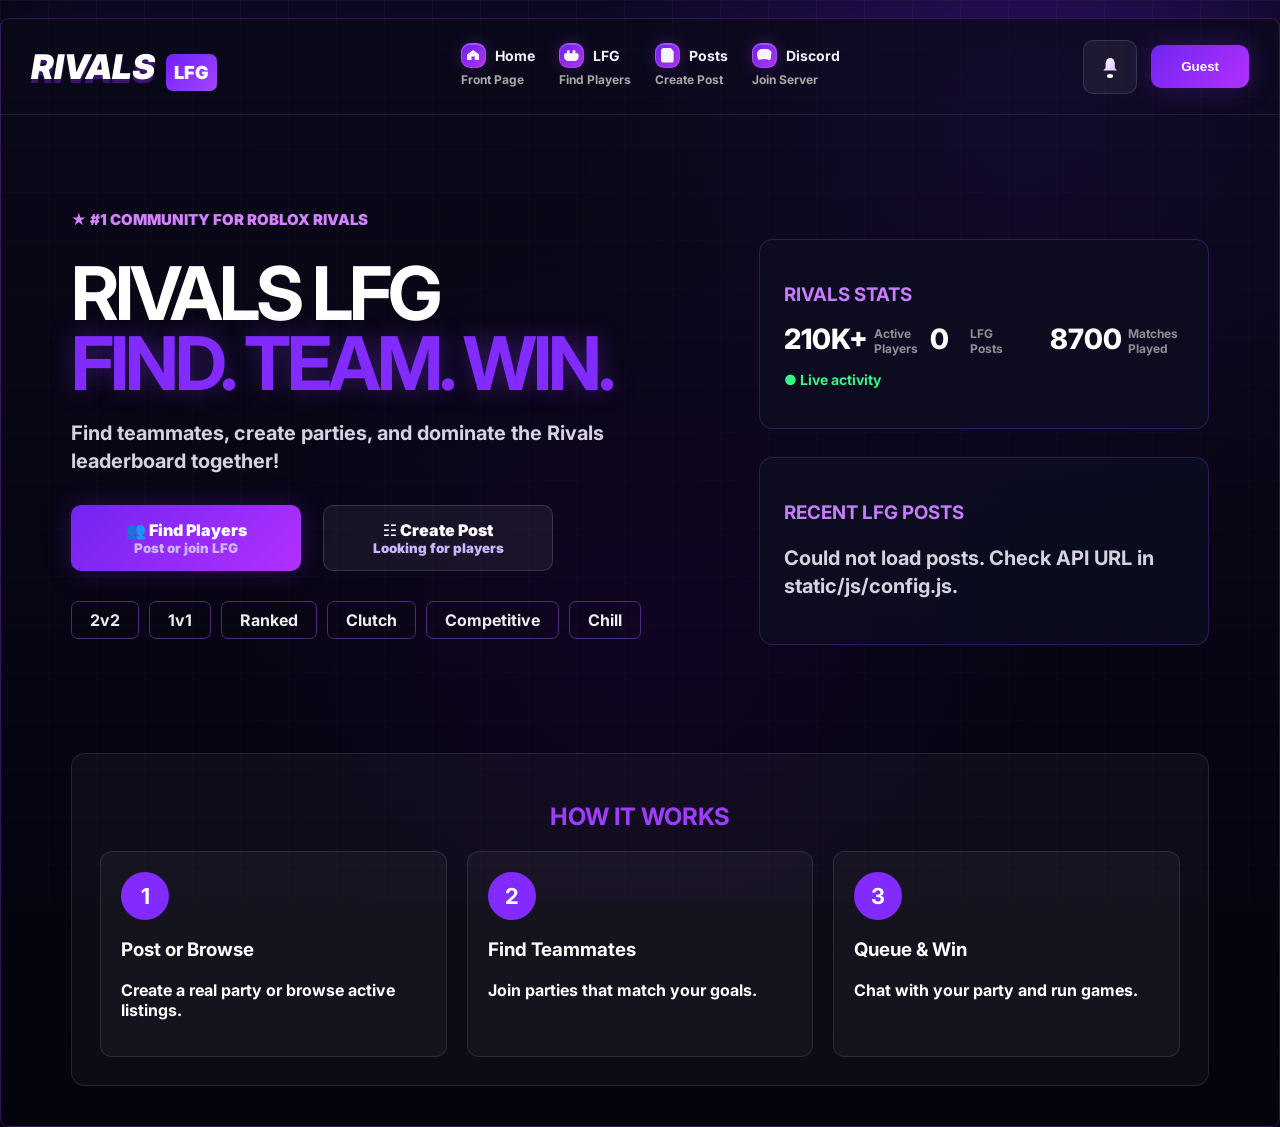
<file: index.html>
<!doctype html>
<html lang="en">
<head>
<meta charset="utf-8">
<meta name="viewport" content="width=device-width, initial-scale=1">

<title>Rivals LFG</title>

<link href="https://fonts.googleapis.com/css2?family=Inter:wght@400;600;700;800;900&display=swap" rel="stylesheet">
<link rel="stylesheet" href="static/css/style.css">

<!-- FIX: Stats layout -->
<style>
.stats-grid{
  display:flex;
  flex-direction:column;
  gap:14px;
}

.stat{
  display:flex;
  flex-direction:column;
  align-items:flex-start;
}

.stat strong{
  font-size:28px;
  font-weight:800;
  line-height:1.1;
}

.stat span{
  font-size:12px;
  opacity:0.75;
  margin-top:2px;
}

@media (max-width:768px){
  .stat strong{
    font-size:24px;
  }
}
</style>

</head>

<body>

<div class="site">

<nav class="nav">
  <a class="logo" href="index.html">RIVALS <span>LFG</span></a>

  <div class="navlinks">
    <a class="navitem" data-nav="home" href="index.html">
      <b><span class="nav-ico ico-home"></span> Home</b>
      <small>Front Page</small>
    </a>

    <a class="navitem" data-nav="lfg" href="find-players.html">
      <b><span class="nav-ico ico-lfg"></span> LFG</b>
      <small>Find Players</small>
    </a>

    <a class="navitem" data-nav="posts" href="create-post.html">
      <b><span class="nav-ico ico-posts"></span> Posts</b>
      <small>Create Post</small>
    </a>

    <a class="navitem" target="_blank" href="https://discord.gg/rblxrivals">
      <b><span class="nav-ico ico-discord"></span> Discord</b>
      <small>Join Server</small>
    </a>
  </div>

  <div class="navright">
    <button id="bell" class="bell" type="button"><i class="bell-icon"></i></button>

    <div class="profile">
      <button id="profileBtn" class="loginbtn" type="button">Loading...</button>

      <div class="profilemenu">
        <strong id="profileName">Loading...</strong>
        <small id="profileMeta">Session loading</small>
        <a href="#" id="profileParties">My Parties via Bell</a>
        <a href="#" id="resetSession">Reset Session</a>
      </div>
    </div>
  </div>
</nav>

<div id="notifyPanel" class="notify-panel">
  <div class="notify-head">
    <b>Notifications & My Parties</b>
    <button id="closeNotify" type="button">×</button>
  </div>
  <div id="notifyContent" class="notify-content"></div>
</div>

<main class="hero">

<section>

  <div class="badge">★ #1 COMMUNITY FOR ROBLOX RIVALS</div>

  <h1>RIVALS LFG <span>FIND. TEAM. WIN.</span></h1>

  <p>Find teammates, create parties, and dominate the Rivals leaderboard together!</p>

  <div class="hero-actions">
    <a class="primary" href="find-players.html">
      👥 Find Players<small>Post or join LFG</small>
    </a>

    <a class="secondary" href="create-post.html">
      ☷ Create Post<small>Looking for players</small>
    </a>
  </div>

  <div class="tags-mini">
    <a href="find-players.html?tag=2v2">2v2</a>
    <a href="find-players.html?tag=1v1">1v1</a>
    <a href="find-players.html?tag=Ranked">Ranked</a>
    <a href="find-players.html?tag=Clutch">Clutch</a>
    <a href="find-players.html?tag=Competitive">Competitive</a>
    <a href="find-players.html?tag=Chill">Chill</a>
  </div>

</section>

<aside class="home-side">

<div class="glass stats">
  <h3>RIVALS STATS</h3>

  <div class="stats-grid">

    <div class="stat">
      <strong id="homeActive">210K+</strong>
      <span>Active Players</span>
    </div>

    <div class="stat">
      <strong id="homePosts">0</strong>
      <span>LFG Posts</span>
    </div>

    <div class="stat">
      <strong id="homeMatches">8700</strong>
      <span>Matches Played</span>
    </div>

  </div>

  <p class="live">● Live activity</p>
</div>

<div class="glass recent">
  <h3>RECENT LFG POSTS</h3>
  <div id="recentPosts"><p>Loading posts...</p></div>
</div>

</aside>

</main>

<section class="how">

<h2>HOW IT WORKS</h2>

<div>
  <article><b>1</b><h3>Post or Browse</h3><p>Create a real party or browse active listings.</p></article>
  <article><b>2</b><h3>Find Teammates</h3><p>Join parties that match your goals.</p></article>
  <article><b>3</b><h3>Queue & Win</h3><p>Chat with your party and run games.</p></article>
</div>

</section>

</div>

<script src="static/js/config.js"></script>
<script src="static/js/common.js?v=2"></script>
<script src="static/js/index.js"></script>

</body>
</html>
</file>
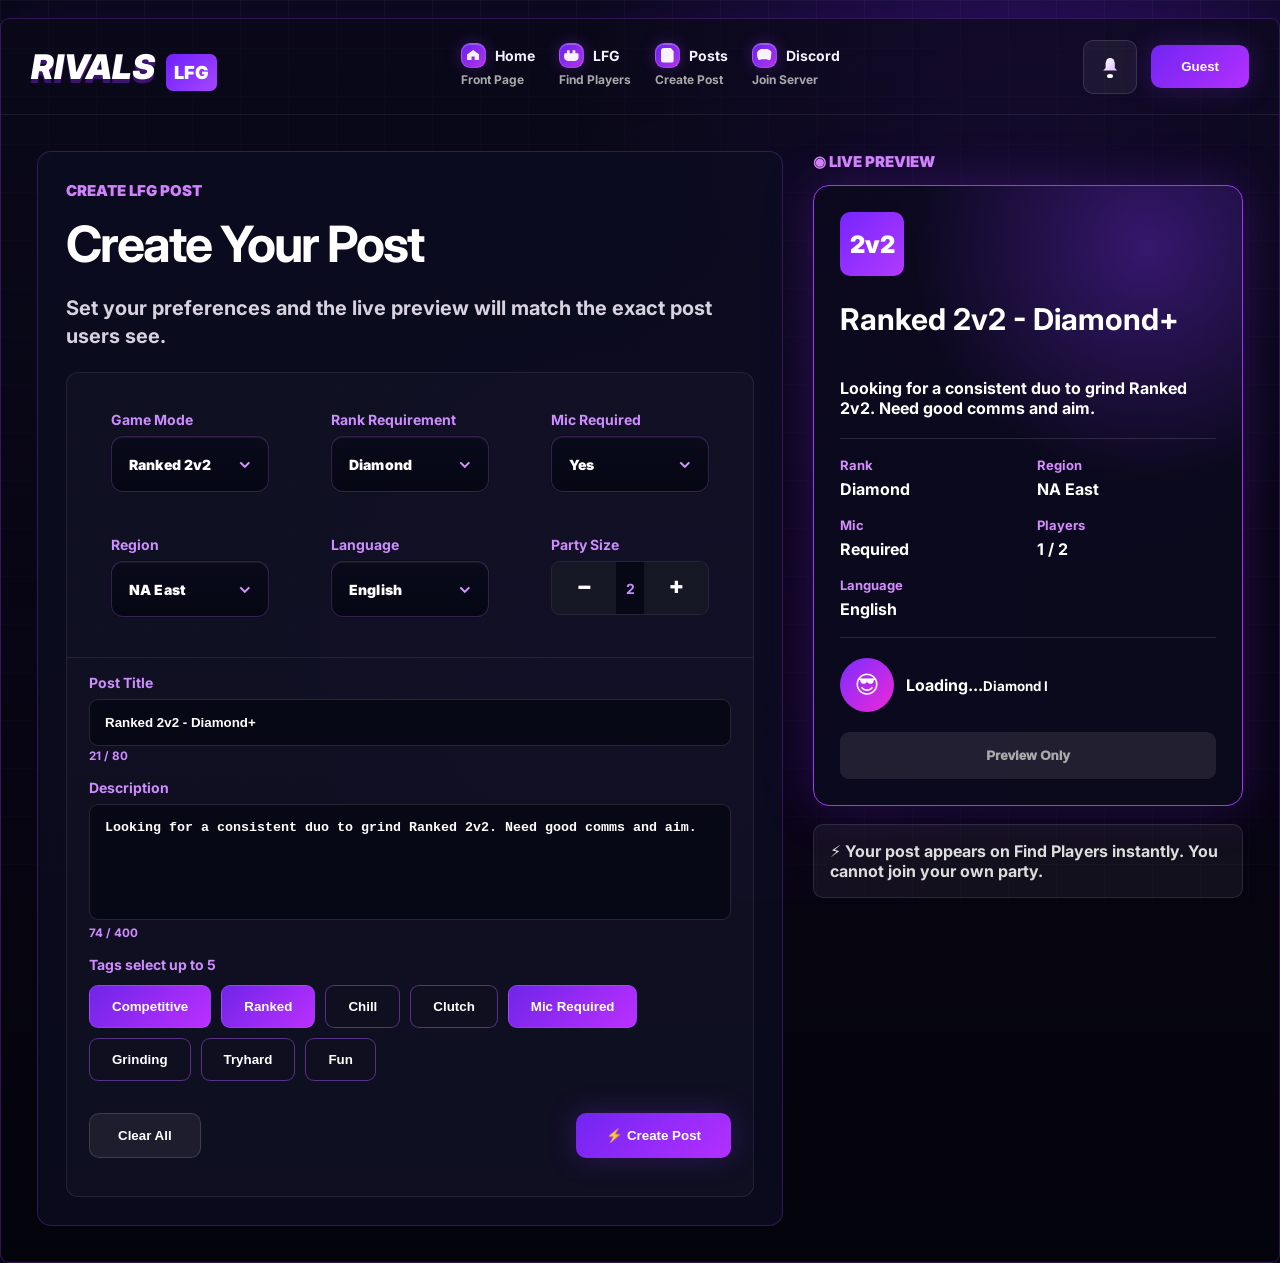
<file: create-post.html>
<!doctype html><html lang="en"><head><meta charset="utf-8"><meta name="viewport" content="width=device-width,initial-scale=1"><title>Rivals LFG</title><link href="https://fonts.googleapis.com/css2?family=Inter:wght@400;600;700;800;900&display=swap" rel="stylesheet"><link rel="stylesheet" href="static/css/style.css"></head><body><div class="site"><nav class="nav"><a class="logo" href="index.html">RIVALS <span>LFG</span></a><div class="navlinks"><a class="navitem" data-nav="home" href="index.html"><b><span class="nav-ico ico-home"></span> Home</b><small>Front Page</small></a><a class="navitem" data-nav="lfg" href="find-players.html"><b><span class="nav-ico ico-lfg"></span> LFG</b><small>Find Players</small></a><a class="navitem" data-nav="posts" href="create-post.html"><b><span class="nav-ico ico-posts"></span> Posts</b><small>Create Post</small></a><a class="navitem" target="_blank" href="https://discord.com"><b><span class="nav-ico ico-discord"></span> Discord</b><small>Join Server</small></a></div><div class="navright"><button id="bell" class="bell" type="button"><i class="bell-icon"></i></button><div class="profile"><button id="profileBtn" class="loginbtn" type="button">Loading...</button><div class="profilemenu"><strong id="profileName">Loading...</strong><small id="profileMeta">Session loading</small><a href="#" id="profileParties">My Parties via Bell</a><a href="#" id="resetSession">Reset Session</a></div></div></div></nav><div id="notifyPanel" class="notify-panel"><div class="notify-head"><b>Notifications & My Parties</b><button id="closeNotify" type="button">×</button></div><div id="notifyContent" class="notify-content"></div></div><main class="create-layout"><section class="create-form glass"><div class="section-kicker">CREATE LFG POST</div><h1>Create Your Post</h1><p>Set your preferences and the live preview will match the exact post users see.</p><div class="form-card"><div class="grid3"><label>Game Mode<div class="fancy-select" data-name="game_mode"><button type="button" data-value="Ranked 2v2" class="selected">Ranked 2v2</button><button type="button" data-value="Ranked 3v3" class="">Ranked 3v3</button><button type="button" data-value="Casual 2v2" class="">Casual 2v2</button><button type="button" data-value="Casual 3v3" class="">Casual 3v3</button><button type="button" data-value="1v1 Box Fights" class="">1v1 Box Fights</button><button type="button" data-value="5v5 Scrims" class="">5v5 Scrims</button></div></label><label>Rank Requirement<div class="fancy-select rank-select" data-name="rank_requirement"><button type="button" data-value="Any" class=""><span class="rank-icon tiny rank-fallback">✦</span>Any</button><button type="button" data-value="Unranked" class=""><span class="rank-icon tiny rank-fallback">✦</span>Unranked</button><button type="button" data-value="Bronze" class=""><img class="rank-icon tiny" src="https://static.wikia.nocookie.net/robloxrivals/images/c/c5/BronzeRank.png/revision/latest?cb=20260108191016" alt="Bronze rank icon" loading="lazy">Bronze</button><button type="button" data-value="Silver" class=""><img class="rank-icon tiny" src="https://static.wikia.nocookie.net/robloxrivals/images/f/fa/SilverRank.png/revision/latest?cb=20260108191038" alt="Silver rank icon" loading="lazy">Silver</button><button type="button" data-value="Gold" class=""><img class="rank-icon tiny" src="https://static.wikia.nocookie.net/robloxrivals/images/6/68/GoldRank.png/revision/latest?cb=20260108191052" alt="Gold rank icon" loading="lazy">Gold</button><button type="button" data-value="Platinum" class=""><img class="rank-icon tiny" src="https://static.wikia.nocookie.net/robloxrivals/images/c/c4/PlatinumRank.png/revision/latest?cb=20260108191102" alt="Platinum rank icon" loading="lazy">Platinum</button><button type="button" data-value="Diamond" class="selected"><img class="rank-icon tiny" src="https://static.wikia.nocookie.net/robloxrivals/images/9/9a/DiamondRank.png/revision/latest?cb=20260108191112" alt="Diamond rank icon" loading="lazy">Diamond</button><button type="button" data-value="Onyx" class=""><img class="rank-icon tiny" src="https://static.wikia.nocookie.net/robloxrivals/images/9/9b/OnyxRank.png/revision/latest?cb=20260108191124" alt="Onyx rank icon" loading="lazy">Onyx</button><button type="button" data-value="Nemesis" class=""><img class="rank-icon tiny" src="https://static.wikia.nocookie.net/robloxrivals/images/b/b6/NemisisRank.png/revision/latest/scale-to-width-down/266?cb=20260108191134" alt="Nemesis rank icon" loading="lazy">Nemesis</button><button type="button" data-value="Archnemesis" class=""><img class="rank-icon tiny" src="https://static.wikia.nocookie.net/robloxrivals/images/f/f3/Archnemesis.png/revision/latest/scale-to-width-down/266?cb=20260108191238" alt="Archnemesis rank icon" loading="lazy">Archnemesis</button></div></label><label>Mic Required<div class="fancy-select" data-name="mic_required"><button type="button" data-value="Yes" class="selected">Yes</button><button type="button" data-value="No">No</button></div></label><label>Region<div class="fancy-select" data-name="region"><button type="button" data-value="EU" class="">EU</button><button type="button" data-value="NA East" class="selected">NA East</button><button type="button" data-value="NA West" class="">NA West</button><button type="button" data-value="Asia" class="">Asia</button><button type="button" data-value="Oceania" class="">Oceania</button></div></label><label>Language<div class="fancy-select" data-name="language"><button type="button" data-value="English" class="selected">English</button><button type="button" data-value="Norwegian" class="">Norwegian</button><button type="button" data-value="Dutch" class="">Dutch</button><button type="button" data-value="Spanish" class="">Spanish</button><button type="button" data-value="German" class="">German</button><button type="button" data-value="French" class="">French</button></div></label><label>Party Size<div class="party-size"><button id="minus" type="button">−</button><strong id="sizeVal">2</strong><button id="plus" type="button">+</button></div></label></div><hr><label>Post Title<input id="title" maxlength="80" value="Ranked 2v2 - Diamond+"><small id="titleCount">21 / 80</small></label><label>Description<textarea id="desc" maxlength="400">Looking for a consistent duo to grind Ranked 2v2. Need good comms and aim.</textarea><small id="descCount">74 / 400</small></label><label>Tags select up to 5<div class="tagpick"><button type="button" class="on">Competitive</button><button type="button" class="on">Ranked</button><button type="button" class="">Chill</button><button type="button" class="">Clutch</button><button type="button" class="on">Mic Required</button><button type="button" class="">Grinding</button><button type="button" class="">Tryhard</button><button type="button" class="">Fun</button></div></label><div class="form-actions"><button id="clear" type="button" class="ghost">Clear All</button><button id="createBtn" type="button" class="primary">⚡ Create Post</button></div><p id="formError" class="error"></p></div></section><aside class="preview-wrap"><div class="section-kicker">◉ LIVE PREVIEW</div><div class="preview-card"><div class="mode-badge" id="pvModeBadge">2v2</div><h2 id="pvTitle">Ranked 2v2 - Diamond+</h2><div id="pvTags" class="pv-tags"></div><p id="pvDesc">Looking for a consistent duo to grind Ranked 2v2. Need good comms and aim.</p><div class="pv-grid"><div><b><span id="pvRankIconWrap"></span> Rank</b><span id="pvRank">Diamond</span></div><div><b>Region</b><span id="pvRegion">NA East</span></div><div><b>Mic</b><span id="pvMic">Required</span></div><div><b>Players</b><span id="pvPlayers">1 / 2</span></div><div><b>Language</b><span id="pvLang">English</span></div></div><div class="hostline"><span class="avatar" id="pvHostAvatar">😎</span><div><b id="pvHostName">Loading...</b><small><span id="pvHostRankIconWrap"></span><span id="pvHostRank">Diamond I</span></small></div></div><button class="disabled">Preview Only</button></div><div class="notice">⚡ Your post appears on Find Players instantly. You cannot join your own party.</div></aside></main></div><script src="static/js/config.js"></script><script src="static/js/common.js?v=2"></script><script>window.MODE_LIMITS={"Ranked 2v2":2,"Ranked 3v3":3,"Casual 2v2":2,"Casual 3v3":3,"1v1 Box Fights":2,"5v5 Scrims":5}</script><script src="static/js/create.js"></script></body></html>
</file>
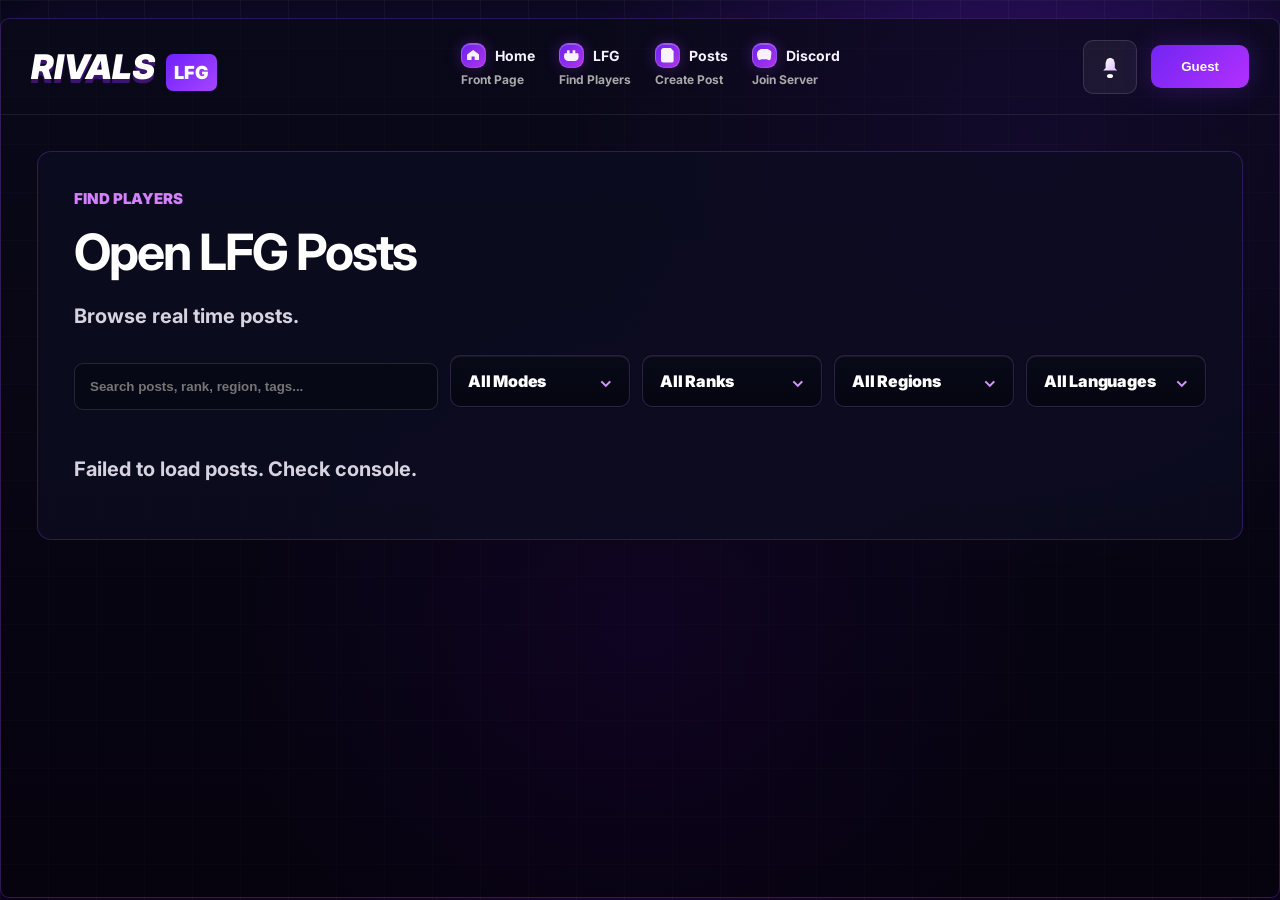
<file: find-players.html>
<!doctype html><html lang="en"><head><meta charset="utf-8"><meta name="viewport" content="width=device-width,initial-scale=1"><title>Rivals LFG</title><link href="https://fonts.googleapis.com/css2?family=Inter:wght@400;600;700;800;900&display=swap" rel="stylesheet"><link rel="stylesheet" href="static/css/style.css"></head><body><div class="site"><nav class="nav"><a class="logo" href="index.html">RIVALS <span>LFG</span></a><div class="navlinks"><a class="navitem" data-nav="home" href="index.html"><b><span class="nav-ico ico-home"></span> Home</b><small>Front Page</small></a><a class="navitem" data-nav="lfg" href="find-players.html"><b><span class="nav-ico ico-lfg"></span> LFG</b><small>Find Players</small></a><a class="navitem" data-nav="posts" href="create-post.html"><b><span class="nav-ico ico-posts"></span> Posts</b><small>Create Post</small></a><a class="navitem" target="_blank" href="https://discord.com"><b><span class="nav-ico ico-discord"></span> Discord</b><small>Join Server</small></a></div><div class="navright"><button id="bell" class="bell" type="button"><i class="bell-icon"></i></button><div class="profile"><button id="profileBtn" class="loginbtn" type="button">Loading...</button><div class="profilemenu"><strong id="profileName">Loading...</strong><small id="profileMeta">Session loading</small><a href="#" id="profileParties">My Parties via Bell</a><a href="#" id="resetSession">Reset Session</a></div></div></div></nav><div id="notifyPanel" class="notify-panel"><div class="notify-head"><b>Notifications & My Parties</b><button id="closeNotify" type="button">×</button></div><div id="notifyContent" class="notify-content"></div></div><main class="list-page glass"><div class="section-kicker">FIND PLAYERS</div><h1>Open LFG Posts</h1><p>Browse real time posts.</p><div class="filters"><input id="search" placeholder="Search posts, rank, region, tags..."><div class="fancy-select filter-select" data-name="modeFilter" data-default="All Modes"><button type="button" data-value="All Modes" class="selected">All Modes</button><button type="button" data-value="Ranked 2v2">Ranked 2v2</button><button type="button" data-value="Ranked 3v3">Ranked 3v3</button><button type="button" data-value="Casual 2v2">Casual 2v2</button><button type="button" data-value="Casual 3v3">Casual 3v3</button><button type="button" data-value="1v1 Box Fights">1v1 Box Fights</button><button type="button" data-value="5v5 Scrims">5v5 Scrims</button></div><div class="fancy-select filter-select" data-name="rankFilter" data-default="All Ranks"><button type="button" data-value="All Ranks" class="selected">All Ranks</button><button type="button" data-value="Any">Any</button><button type="button" data-value="Unranked">Unranked</button><button type="button" data-value="Bronze">Bronze</button><button type="button" data-value="Silver">Silver</button><button type="button" data-value="Gold">Gold</button><button type="button" data-value="Platinum">Platinum</button><button type="button" data-value="Diamond">Diamond</button><button type="button" data-value="Onyx">Onyx</button><button type="button" data-value="Nemesis">Nemesis</button><button type="button" data-value="Archnemesis">Archnemesis</button></div><div class="fancy-select filter-select" data-name="regionFilter" data-default="All Regions"><button type="button" data-value="All Regions" class="selected">All Regions</button><button type="button" data-value="EU">EU</button><button type="button" data-value="NA East">NA East</button><button type="button" data-value="NA West">NA West</button><button type="button" data-value="Asia">Asia</button><button type="button" data-value="Oceania">Oceania</button></div><div class="fancy-select filter-select" data-name="langFilter" data-default="All Languages"><button type="button" data-value="All Languages" class="selected">All Languages</button><button type="button" data-value="English">English</button><button type="button" data-value="Norwegian">Norwegian</button><button type="button" data-value="Dutch">Dutch</button><button type="button" data-value="Spanish">Spanish</button><button type="button" data-value="German">German</button><button type="button" data-value="French">French</button></div></div><div id="postsList" class="posts-list"></div></main></div><script src="static/js/config.js"></script><script src="static/js/common.js?v=2"></script><script src="static/js/lfg.js"></script></body></html>
</file>
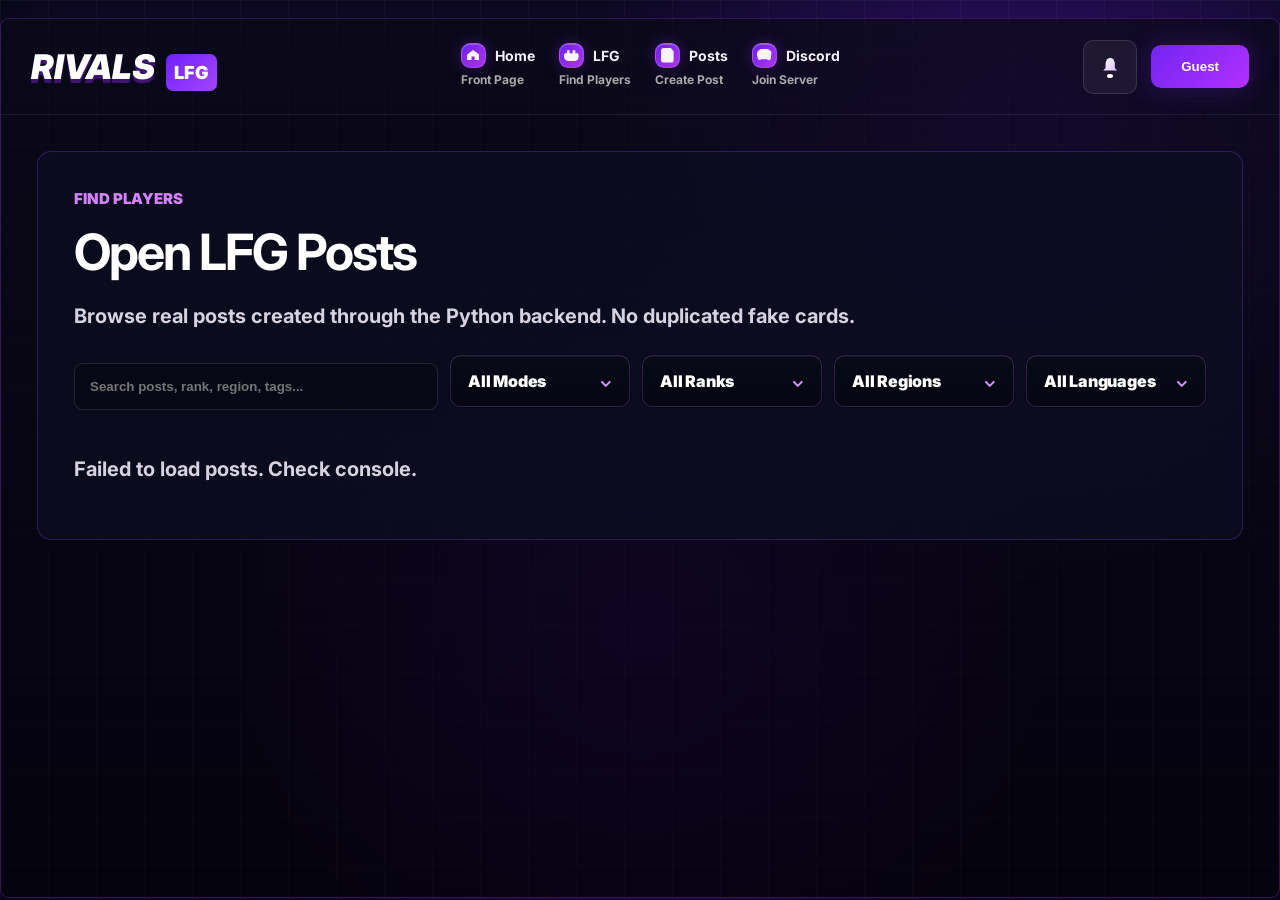
<file: lfg.html>
<!doctype html><html lang="en"><head><meta charset="utf-8"><meta name="viewport" content="width=device-width,initial-scale=1"><title>Rivals LFG</title><link href="https://fonts.googleapis.com/css2?family=Inter:wght@400;600;700;800;900&display=swap" rel="stylesheet"><link rel="stylesheet" href="static/css/style.css"></head><body><div class="site"><nav class="nav"><a class="logo" href="index.html">RIVALS <span>LFG</span></a><div class="navlinks"><a class="navitem" data-nav="home" href="index.html"><b><span class="nav-ico ico-home"></span> Home</b><small>Front Page</small></a><a class="navitem" data-nav="lfg" href="find-players.html"><b><span class="nav-ico ico-lfg"></span> LFG</b><small>Find Players</small></a><a class="navitem" data-nav="posts" href="create-post.html"><b><span class="nav-ico ico-posts"></span> Posts</b><small>Create Post</small></a><a class="navitem" target="_blank" href="https://discord.com"><b><span class="nav-ico ico-discord"></span> Discord</b><small>Join Server</small></a></div><div class="navright"><button id="bell" class="bell" type="button"><i class="bell-icon"></i></button><div class="profile"><button id="profileBtn" class="loginbtn" type="button">Loading...</button><div class="profilemenu"><strong id="profileName">Loading...</strong><small id="profileMeta">Session loading</small><a href="#" id="profileParties">My Parties via Bell</a><a href="#" id="resetSession">Reset Session</a></div></div></div></nav><div id="notifyPanel" class="notify-panel"><div class="notify-head"><b>Notifications & My Parties</b><button id="closeNotify" type="button">×</button></div><div id="notifyContent" class="notify-content"></div></div><main class="list-page glass"><div class="section-kicker">FIND PLAYERS</div><h1>Open LFG Posts</h1><p>Browse real posts created through the Python backend. No duplicated fake cards.</p><div class="filters"><input id="search" placeholder="Search posts, rank, region, tags..."><div class="fancy-select filter-select" data-name="modeFilter" data-default="All Modes"><button type="button" data-value="All Modes" class="selected">All Modes</button><button type="button" data-value="Ranked 2v2">Ranked 2v2</button><button type="button" data-value="Ranked 3v3">Ranked 3v3</button><button type="button" data-value="Casual 2v2">Casual 2v2</button><button type="button" data-value="Casual 3v3">Casual 3v3</button><button type="button" data-value="1v1 Box Fights">1v1 Box Fights</button><button type="button" data-value="5v5 Scrims">5v5 Scrims</button></div><div class="fancy-select filter-select" data-name="rankFilter" data-default="All Ranks"><button type="button" data-value="All Ranks" class="selected">All Ranks</button><button type="button" data-value="Any">Any</button><button type="button" data-value="Unranked">Unranked</button><button type="button" data-value="Bronze">Bronze</button><button type="button" data-value="Silver">Silver</button><button type="button" data-value="Gold">Gold</button><button type="button" data-value="Platinum">Platinum</button><button type="button" data-value="Diamond">Diamond</button><button type="button" data-value="Onyx">Onyx</button><button type="button" data-value="Nemesis">Nemesis</button><button type="button" data-value="Archnemesis">Archnemesis</button></div><div class="fancy-select filter-select" data-name="regionFilter" data-default="All Regions"><button type="button" data-value="All Regions" class="selected">All Regions</button><button type="button" data-value="EU">EU</button><button type="button" data-value="NA East">NA East</button><button type="button" data-value="NA West">NA West</button><button type="button" data-value="Asia">Asia</button><button type="button" data-value="Oceania">Oceania</button></div><div class="fancy-select filter-select" data-name="langFilter" data-default="All Languages"><button type="button" data-value="All Languages" class="selected">All Languages</button><button type="button" data-value="English">English</button><button type="button" data-value="Norwegian">Norwegian</button><button type="button" data-value="Dutch">Dutch</button><button type="button" data-value="Spanish">Spanish</button><button type="button" data-value="German">German</button><button type="button" data-value="French">French</button></div></div><div id="postsList" class="posts-list"></div></main></div><script src="static/js/config.js"></script><script src="static/js/common.js?v=2"></script><script src="static/js/lfg.js"></script></body></html>
</file>
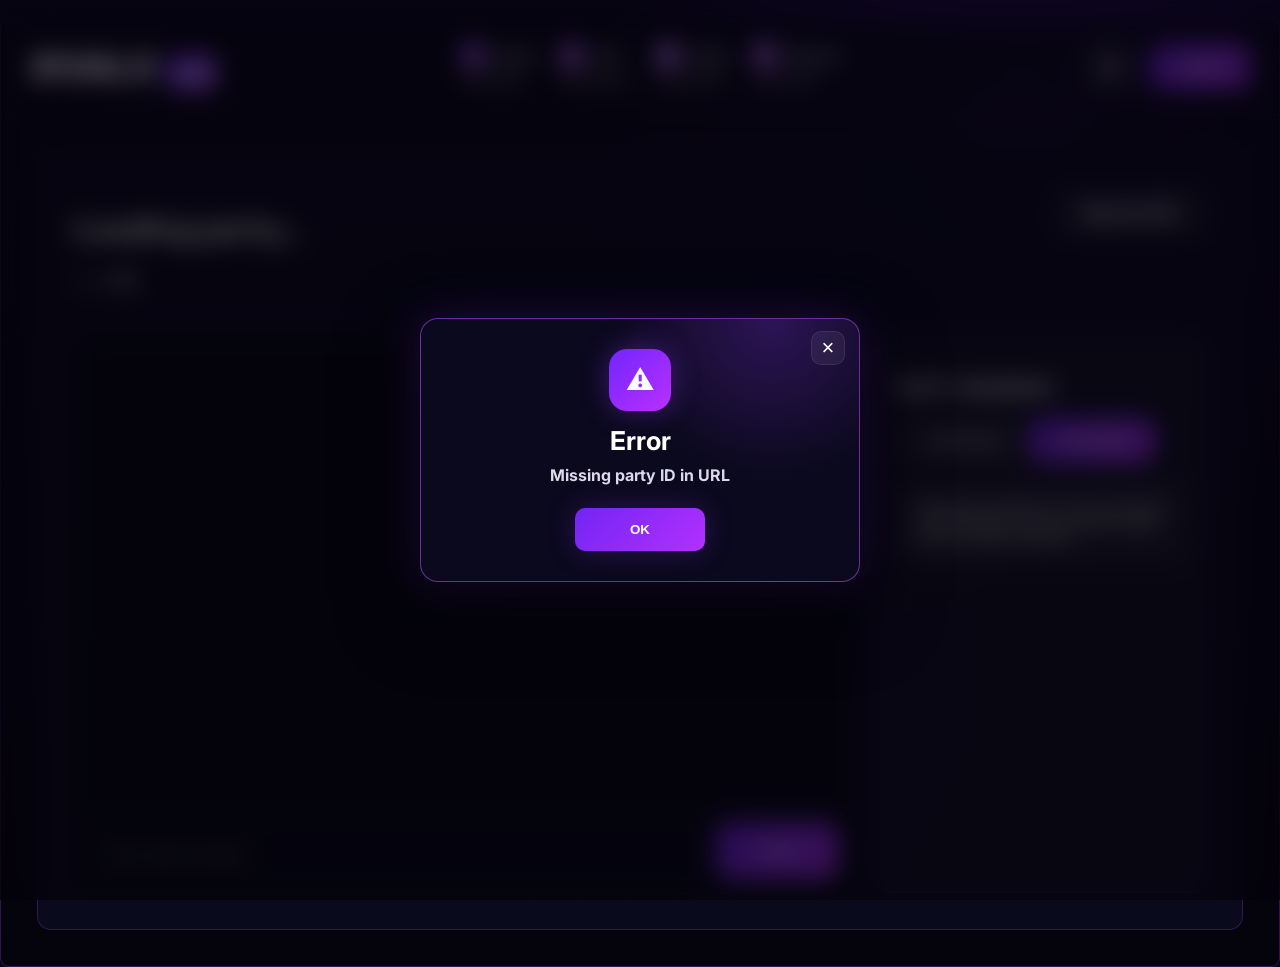
<file: party.html>
<!doctype html><html lang="en"><head><meta charset="utf-8"><meta name="viewport" content="width=device-width,initial-scale=1"><title>Rivals LFG</title><link href="https://fonts.googleapis.com/css2?family=Inter:wght@400;600;700;800;900&display=swap" rel="stylesheet"><link rel="stylesheet" href="static/css/style.css"></head><body><div class="site"><nav class="nav"><a class="logo" href="index.html">RIVALS <span>LFG</span></a><div class="navlinks"><a class="navitem" data-nav="home" href="index.html"><b><span class="nav-ico ico-home"></span> Home</b><small>Front Page</small></a><a class="navitem" data-nav="lfg" href="find-players.html"><b><span class="nav-ico ico-lfg"></span> LFG</b><small>Find Players</small></a><a class="navitem" data-nav="posts" href="create-post.html"><b><span class="nav-ico ico-posts"></span> Posts</b><small>Create Post</small></a><a class="navitem" target="_blank" href="https://discord.com"><b><span class="nav-ico ico-discord"></span> Discord</b><small>Join Server</small></a></div><div class="navright"><button id="bell" class="bell" type="button"><i class="bell-icon"></i></button><div class="profile"><button id="profileBtn" class="loginbtn" type="button">Loading...</button><div class="profilemenu"><strong id="profileName">Loading...</strong><small id="profileMeta">Session loading</small><a href="#" id="profileParties">My Parties via Bell</a><a href="#" id="resetSession">Reset Session</a></div></div></div></nav><div id="notifyPanel" class="notify-panel"><div class="notify-head"><b>Notifications & My Parties</b><button id="closeNotify" type="button">×</button></div><div id="notifyContent" class="notify-content"></div></div><main class="party-page glass"><header class="party-head"><div><h1 id="partyTitle">Loading party...</h1><p id="partyDesc"></p><b><span id="partyMode"></span> • <span id="partyRank"></span> • <span id="partyRegion"></span> • <span id="partyCount">0/0</span></b></div><a href="find-players.html" class="ghost linkbtn">Back to LFG</a></header><section class="party-grid"><div class="chat-card"><div id="chatLog" class="chat-log"></div><div class="chat-input"><input id="msg" placeholder="Type a party message..."><button id="send" class="primary">Send</button></div></div><aside class="members-card"><h3>PARTY MEMBERS</h3><div id="members"></div><div id="ownerControls"></div><button id="leaveBtn" class="ghost">Leave Party</button><button id="joinBtn" class="primary">Join Party</button><p class="notice small">Only party members can view and send chat messages. New messages trigger alerts for other members.</p></aside></section></main></div><script src="static/js/config.js"></script><script src="static/js/common.js?v=2"></script><script src="static/js/party.js"></script></body></html>
</file>
<file: static/css/style.css>
*{box-sizing:border-box}body{margin:0;background:#05030d;color:#fff;font-family:Inter,system-ui,sans-serif;font-weight:700}body:before{content:"";position:fixed;inset:0;background:radial-gradient(circle at 80% 15%,rgba(122,29,255,.28),transparent 35%),radial-gradient(circle at 50% 70%,rgba(80,0,160,.35),transparent 45%),linear-gradient(180deg,#060713,#080013);z-index:-3}body:after{content:"";position:fixed;inset:0;background-image:linear-gradient(rgba(255,255,255,.035) 1px,transparent 1px),linear-gradient(90deg,rgba(255,255,255,.035) 1px,transparent 1px);background-size:48px 48px;z-index:-2}.site{max-width:1780px;margin:18px auto 0;border:1px solid rgba(158,70,255,.28);border-radius:9px;min-height:calc(100vh - 20px);background:linear-gradient(180deg,rgba(12,10,28,.72),rgba(5,4,12,.65));box-shadow:0 0 80px rgba(111,35,255,.16);overflow:hidden}.nav{height:96px;display:flex;align-items:center;padding:0 30px;border-bottom:1px solid rgba(255,255,255,.08);gap:24px}.logo{font-size:34px;font-style:italic;font-weight:950;color:#fff;text-decoration:none;text-shadow:0 4px 0 #3c1470;white-space:nowrap}.logo span{font-size:18px;background:linear-gradient(135deg,#6e20ff,#a545ff);padding:8px;border-radius:7px;font-style:normal;text-shadow:none;margin-left:5px}.navlinks{display:flex;gap:24px;margin:auto}.navitem{color:#f6f2ff;text-decoration:none;padding:14px 0 18px;position:relative;font-size:14px}.navitem small{display:block;color:#aaa;font-size:12px;margin-top:4px}.navitem.active:after{content:"";position:absolute;left:0;right:0;bottom:0;height:3px;background:#a334ff;box-shadow:0 0 18px #a334ff}.navright{display:flex;align-items:center;gap:14px}.loginbtn,.primary{background:linear-gradient(135deg,#7225f2,#b330ff);color:#fff;border:0;border-radius:10px;padding:14px 30px;text-decoration:none;font-weight:900;cursor:pointer;box-shadow:0 0 28px rgba(136,50,255,.25)}.bell{position:relative;background:rgba(255,255,255,.06);border:1px solid rgba(255,255,255,.12);border-radius:10px;color:#fff;width:54px;height:54px;cursor:pointer}.bell span{position:absolute;right:-7px;top:-7px;background:#ef2347;color:#fff;border-radius:999px;min-width:22px;height:22px;display:grid;place-items:center;font-size:12px}.profile{position:relative}.profilemenu{display:none;position:absolute;right:0;top:58px;background:#111025;border:1px solid rgba(154,70,255,.35);border-radius:12px;padding:16px;width:220px;z-index:20;box-shadow:0 20px 60px rgba(0,0,0,.5)}.profile:hover .profilemenu{display:grid;gap:10px}.profilemenu a{color:#cba6ff;text-decoration:none}.profilemenu small{color:#aaa}.notify-panel{display:none;position:fixed;right:55px;top:95px;width:390px;max-height:600px;overflow:auto;background:#111026;border:1px solid rgba(163,69,255,.45);border-radius:14px;z-index:50;box-shadow:0 30px 80px rgba(0,0,0,.55)}.notify-panel.open{display:block}.notify-head{display:flex;justify-content:space-between;align-items:center;padding:16px;border-bottom:1px solid rgba(255,255,255,.08)}.notify-head button{background:none;border:0;color:#fff;font-size:24px}.notify-content{padding:12px}.notif,.party-link{display:block;color:#fff;text-decoration:none;background:rgba(255,255,255,.045);border:1px solid rgba(255,255,255,.08);border-radius:10px;padding:12px;margin-bottom:10px}.notif.unread{border-color:#ff315c;background:rgba(255,49,92,.12)}.glass{background:rgba(14,14,34,.78);border:1px solid rgba(149,72,255,.25);border-radius:14px}.hero{display:grid;grid-template-columns:1fr 450px;gap:70px;padding:94px 70px 70px;min-height:620px}.badge,.section-kicker{display:inline-block;color:#d481ff;font-weight:950;font-size:15px;margin-bottom:14px}.hero h1{font-size:74px;line-height:.95;margin:15px 0 20px;letter-spacing:-4px}.hero h1 span{display:block;color:#812bff;text-shadow:0 0 25px rgba(143,54,255,.35)}.hero p,.pagehead p,.list-page p,.create-form>p{color:#d6d2df;font-size:20px;line-height:1.4}.hero-actions{display:flex;gap:22px;margin:30px 0}.hero-actions a{width:230px;display:flex;align-items:center;justify-content:center;flex-direction:column}.secondary,.ghost{background:rgba(255,255,255,.06);border:1px solid rgba(255,255,255,.14);color:#fff;border-radius:10px;padding:14px 28px;text-decoration:none;font-weight:900;cursor:pointer}.hero-actions small{color:#ccb5ff}.tags-mini{display:flex;gap:10px}.tags-mini a{color:#eee;border:1px solid rgba(167,85,255,.45);border-radius:7px;padding:8px 18px;text-decoration:none}.home-side{padding-top:30px}.stats,.recent{padding:24px;margin-bottom:28px}.stats h3,.recent h3{color:#c67dff}.stats div{display:grid;grid-template-columns:1fr 1fr 1fr;gap:6px}.stats strong{font-size:24px}.stats span{color:#bbb;font-size:13px}.live{color:#38f588!important;font-size:14px!important}.recent-row{display:grid;gap:4px;padding:14px;background:rgba(255,255,255,.05);border-radius:9px;margin:10px 0;color:#fff;text-decoration:none}.recent-row small{color:#c9c0d8}.how{margin:10px 70px 40px;padding:28px;border:1px solid rgba(255,255,255,.1);border-radius:14px;background:rgba(255,255,255,.035)}.how h2{text-align:center;color:#9e3cff}.how>div{display:grid;grid-template-columns:repeat(3,1fr);gap:20px}.how article{padding:20px;border:1px solid rgba(255,255,255,.1);border-radius:12px;background:rgba(255,255,255,.035)}.how article b{width:48px;height:48px;background:#832aff;border-radius:50%;display:grid;place-items:center;font-size:22px}.create-layout{display:grid;grid-template-columns:minmax(0,1fr) 430px;gap:30px;padding:36px}.create-form{padding:28px}.create-form h1,.list-page h1,.auth-card h1,.pagehead h1{font-size:50px;margin:0 0 10px;letter-spacing:-2px}.form-card{margin-top:22px;border:1px solid rgba(255,255,255,.08);border-radius:12px;overflow:visible;background:rgba(255,255,255,.025)}.grid3{display:grid;grid-template-columns:repeat(3,1fr);gap:18px;padding:22px}.form-card hr{border:0;border-top:1px solid rgba(255,255,255,.08)}label{display:block;color:#ce8dff;font-size:14px;margin:16px 22px 10px;text-transform:none}input,textarea,select{width:100%;margin-top:8px;background:#070816;border:1px solid rgba(255,255,255,.12);color:#fff;border-radius:9px;padding:15px;font-weight:800;outline:none}textarea{height:116px;resize:none}.fancy-select{position:relative;margin-top:8px}.fancy-select:before{content:attr(data-label);display:flex;align-items:center;justify-content:space-between;height:54px;background:#070816;border:1px solid rgba(255,255,255,.12);border-radius:9px;padding:0 16px;color:#fff}.fancy-select:after{content:'⌄';position:absolute;right:16px;top:16px;color:#d58fff}.fancy-select button{display:none}.fancy-select.open{z-index:40}.fancy-select.open:before{border-color:#a43fff;box-shadow:0 0 18px rgba(164,63,255,.25)}.fancy-select.open button{display:block;width:100%;text-align:left;background:#121025;color:#fff;border:0;padding:14px 16px;font-weight:900;cursor:pointer}.fancy-select.open button:hover,.fancy-select.open button.selected{background:#3a1976}.fancy-select.open button:first-of-type{border-radius:10px 10px 0 0;margin-top:8px}.fancy-select.open button:last-of-type{border-radius:0 0 10px 10px}.party-size{height:54px;display:grid;grid-template-columns:64px 1fr 64px;margin-top:8px;border:1px solid rgba(255,255,255,.12);border-radius:9px;overflow:hidden;background:#070816}.party-size button{background:rgba(255,255,255,.06);border:0;color:#fff;font-size:22px;font-weight:950}.party-size strong{display:grid;place-items:center}.tagpick{display:flex;gap:10px;flex-wrap:wrap;margin-top:12px}.tagpick button{padding:13px 22px;border:1px solid rgba(171,91,255,.45);background:#100f20;color:#fff;border-radius:9px;font-weight:900;cursor:pointer}.tagpick button.on{background:linear-gradient(135deg,#6f25e8,#bb2fff)}.form-actions{display:flex;justify-content:space-between;padding:22px}.preview-wrap{position:sticky;top:20px;height:max-content}.preview-card{padding:26px;border:1px solid #a334ff;border-radius:16px;background:radial-gradient(circle at 78% 10%,rgba(134,49,255,.35),transparent 36%),rgba(12,10,31,.86);box-shadow:0 0 50px rgba(139,38,255,.25)}.mode-badge{width:64px;height:64px;background:linear-gradient(135deg,#7625ff,#b23aff);border-radius:10px;display:grid;place-items:center;font-size:24px;font-weight:950}.preview-card h2{font-size:30px}.pv-tags{display:flex;gap:8px;flex-wrap:wrap}.pill{padding:7px 12px;border-radius:7px;background:#50218f;color:#e6d0ff;font-size:13px}.pill.green{background:#167b28}.pv-grid{display:grid;grid-template-columns:1fr 1fr;gap:18px;border-top:1px solid rgba(255,255,255,.12);border-bottom:1px solid rgba(255,255,255,.12);padding:18px 0;margin:20px 0}.pv-grid b{display:block;color:#d68cff;font-size:13px}.pv-grid span{display:block;margin-top:6px}.hostline{display:flex;align-items:center;gap:12px}.avatar{width:54px;height:54px;border-radius:50%;display:grid;place-items:center;background:linear-gradient(135deg,#7b2dff,#ef28d8);font-size:24px;flex:none}.disabled{width:100%;margin-top:20px;padding:16px;border:0;border-radius:9px;background:rgba(255,255,255,.09);color:#aaa;font-weight:950}.notice{margin-top:18px;padding:16px;border:1px solid rgba(255,255,255,.1);border-radius:10px;background:rgba(255,255,255,.05);color:#ddd}.list-page,.party-page,.auth-card,.pagehead{margin:36px;padding:36px}.filters{display:grid;grid-template-columns:1fr repeat(4,180px);gap:12px;margin:25px 0}.posts-list{display:grid;gap:14px}.post-card{display:grid;grid-template-columns:90px 1fr 230px 100px 130px;align-items:center;gap:18px;padding:20px;border:1px solid rgba(255,255,255,.1);border-radius:12px;background:rgba(255,255,255,.04);color:#fff;text-decoration:none}.post-card h3{margin:0 0 8px}.post-card p{font-size:15px;margin:8px 0;color:#d6d1e3}.hostchip{display:flex;align-items:center;gap:10px;background:rgba(255,255,255,.06);padding:10px;border-radius:10px;min-width:0}.hostchip b{overflow:hidden;text-overflow:ellipsis;white-space:nowrap;display:block}.joinstate{justify-self:end}.party-head{display:flex;justify-content:space-between;align-items:start;border-bottom:1px solid rgba(255,255,255,.08);padding-bottom:22px}.party-grid{display:grid;grid-template-columns:1fr 330px;gap:24px;margin-top:24px}.chat-card{border:1px solid rgba(255,255,255,.1);border-radius:13px;background:#080914;overflow:hidden}.chat-log{height:470px;overflow:auto;padding:22px;display:flex;flex-direction:column;gap:12px}.msg{max-width:75%;padding:13px 16px;border-radius:14px;background:#20202d;border:1px solid rgba(255,255,255,.08)}.msg.me{align-self:flex-end;background:linear-gradient(135deg,#5a1bb9,#3b1a75);border-color:#a846ff}.msg b{color:#d68cff}.msg small{display:block;color:#888;margin-top:5px}.chat-input{display:grid;grid-template-columns:1fr 120px;gap:12px;padding:14px;border-top:1px solid rgba(255,255,255,.08)}.members-card{border:1px solid rgba(163,69,255,.4);border-radius:14px;padding:20px;background:rgba(255,255,255,.035)}.member{display:flex;align-items:center;gap:10px;background:rgba(255,255,255,.06);border-radius:10px;padding:10px;margin:10px 0}.member button{margin-left:auto;padding:8px 12px;background:#ef2350;border:0;border-radius:7px;color:#fff;font-weight:900}.linkbtn{display:inline-block}.error{color:#ff5575}.auth-card{max-width:460px;margin:80px auto}.auth-card form{display:grid;gap:10px}.auth-card .primary{width:100%;margin-top:10px}.small{font-size:13px}@media(max-width:1100px){.nav{height:auto;flex-wrap:wrap;padding:20px}.navlinks{order:3;width:100%;justify-content:center;flex-wrap:wrap}.hero,.create-layout,.party-grid{grid-template-columns:1fr}.grid3,.filters{grid-template-columns:1fr}.post-card{grid-template-columns:1fr}.how>div{grid-template-columns:1fr}}

/* FINAL PATCH: premium custom dropdowns + UI popups */
.fancy-select{position:relative;margin-top:8px;min-height:56px;cursor:pointer;isolation:isolate}
.fancy-select:before{content:attr(data-label);height:56px;background:linear-gradient(180deg,rgba(9,10,27,.98),rgba(6,7,20,.98));border:1px solid rgba(190,118,255,.24);border-radius:12px;padding:0 48px 0 17px;color:#fff;display:flex;align-items:center;font-weight:900;letter-spacing:-.2px;box-shadow:inset 0 1px 0 rgba(255,255,255,.06),0 0 0 1px rgba(0,0,0,.25);transition:.18s ease}
.fancy-select:after{content:'⌄';position:absolute;right:17px;top:16px;color:#d796ff;font-size:17px;transition:.2s ease;pointer-events:none}
.fancy-select:hover:before{border-color:rgba(178,74,255,.8);box-shadow:inset 0 1px 0 rgba(255,255,255,.08),0 0 22px rgba(142,47,255,.22)}
.fancy-select.open{z-index:200}
.fancy-select.open:before{border-color:#b54cff;box-shadow:0 0 0 1px rgba(181,76,255,.25),0 0 28px rgba(181,76,255,.32)}
.fancy-select.open:after{transform:rotate(180deg);color:#fff}
.fancy-select button{display:none;width:100%;text-align:left;background:rgba(13,13,31,.98);color:#eee;border:0;border-left:1px solid rgba(181,76,255,.35);border-right:1px solid rgba(181,76,255,.35);padding:14px 17px;font-weight:900;cursor:pointer;position:relative;z-index:5;transition:.12s ease}
.fancy-select.open button{display:block;animation:dropFade .14s ease both}
.fancy-select.open button:first-of-type{margin-top:8px;border-radius:12px 12px 0 0;border-top:1px solid rgba(181,76,255,.35)}
.fancy-select.open button:last-of-type{border-radius:0 0 12px 12px;border-bottom:1px solid rgba(181,76,255,.35)}
.fancy-select button:hover{background:linear-gradient(90deg,rgba(122,38,255,.32),rgba(25,20,48,.98));color:#fff;padding-left:22px}
.fancy-select button.selected{background:linear-gradient(90deg,rgba(126,39,255,.75),rgba(63,22,126,.55));color:#fff}
.fancy-select button.selected:before{content:'✓';margin-right:8px;color:#fff}
@keyframes dropFade{from{opacity:0;transform:translateY(-4px)}to{opacity:1;transform:translateY(0)}}
select{appearance:none;background-image:linear-gradient(45deg,transparent 50%,#d796ff 50%),linear-gradient(135deg,#d796ff 50%,transparent 50%);background-position:calc(100% - 18px) 19px,calc(100% - 12px) 19px;background-size:6px 6px,6px 6px;background-repeat:no-repeat;border-color:rgba(190,118,255,.24)}
.bell.has-alert{border-color:#ff315c!important;box-shadow:0 0 24px rgba(255,49,92,.35)!important;color:#fff!important}
.bell.has-alert span{background:#ff315c!important;color:#fff!important}
.ui-modal{position:fixed;inset:0;background:rgba(3,2,10,.68);backdrop-filter:blur(12px);display:none;align-items:center;justify-content:center;z-index:9999;padding:22px}
.ui-modal.open{display:flex;animation:modalFade .14s ease both}
.ui-modal-card{width:min(440px,100%);position:relative;border:1px solid rgba(180,78,255,.55);border-radius:18px;background:radial-gradient(circle at 80% 0%,rgba(145,54,255,.25),transparent 36%),rgba(12,10,31,.96);box-shadow:0 24px 80px rgba(0,0,0,.55),0 0 45px rgba(145,54,255,.22);padding:30px;text-align:center}
.ui-modal-x{position:absolute;top:12px;right:14px;background:rgba(255,255,255,.06);border:1px solid rgba(255,255,255,.08);color:#fff;width:34px;height:34px;border-radius:10px;font-size:22px;cursor:pointer}
.ui-modal-icon{width:62px;height:62px;margin:0 auto 14px;border-radius:18px;background:linear-gradient(135deg,#7026ff,#bb2fff);display:grid;place-items:center;font-size:28px;box-shadow:0 0 28px rgba(145,54,255,.38)}
.ui-modal-card h3{font-size:26px;margin:0 0 8px;color:#fff}.ui-modal-card p{color:#ded8ea;line-height:1.45;margin:0 0 20px}.ui-modal-actions{display:flex;gap:12px;justify-content:center}.ui-modal-actions button{min-width:130px}
.danger{border-color:rgba(255,49,92,.45)!important;color:#ff8ca3!important}
@keyframes modalFade{from{opacity:0}to{opacity:1}}

/* FINAL REQUEST PATCH: polished dropdowns, filter dropdowns, and Rivals rank icons */
.filters .fancy-select{margin-top:0;min-height:54px}
.filters .fancy-select:before{height:52px;border-radius:10px;background:linear-gradient(180deg,rgba(9,10,24,.98),rgba(5,6,18,.98));border-color:rgba(190,118,255,.22)}
.filters .fancy-select.open{z-index:500}
.fancy-select.open button{box-shadow:inset 0 1px 0 rgba(255,255,255,.035)}
.fancy-select.open button:first-of-type{margin-top:9px}
.fancy-select.open button:nth-of-type(n+9){display:block}
.fancy-select.open{filter:drop-shadow(0 18px 38px rgba(0,0,0,.45))}
.fancy-select.open button{background:linear-gradient(180deg,rgba(17,16,39,.98),rgba(11,10,27,.98));border-left:1px solid rgba(181,76,255,.35);border-right:1px solid rgba(181,76,255,.35)}
.fancy-select.open button.selected{background:linear-gradient(90deg,rgba(130,40,255,.92),rgba(96,34,185,.52));}
.fancy-select.open button:hover{background:linear-gradient(90deg,rgba(163,58,255,.42),rgba(24,20,52,.98));}
.fancy-select.open button:nth-of-type(8) ~ button{max-height:none}
.fancy-select.open button:first-of-type:nth-last-of-type(n+9),.fancy-select.open button:first-of-type:nth-last-of-type(n+9) ~ button{font-size:13px;padding-top:12px;padding-bottom:12px}
.rank-icon{width:28px;height:28px;object-fit:contain;vertical-align:middle;filter:drop-shadow(0 0 8px rgba(150,88,255,.32));margin-right:7px}.rank-icon.inline{width:22px;height:22px;margin-right:5px}.rank-icon.tiny{width:20px;height:20px;margin-right:6px}.rank-icon.micro{width:16px;height:16px;margin-right:4px}.rank-fallback{display:inline-grid;place-items:center;border-radius:6px;background:linear-gradient(135deg,#6b23ff,#c13cff);color:#fff}.rank-pill{display:inline-flex;align-items:center;gap:2px}.hostchip small{display:flex;align-items:center;gap:2px;min-width:0;color:#bfb8cf}.pv-grid b{display:flex;align-items:center}.pv-grid b .rank-icon{margin-right:5px}.filter-select button{max-height:44px}.filter-select.open{max-height:none}.filter-select.open:has(button:nth-of-type(9)) button{padding-top:11px;padding-bottom:11px}

/* CREATE PAGE DROPDOWN HITBOX PATCH: whole closed button opens menu */
.fancy-select{display:block;width:100%;}
.fancy-select:before{box-sizing:border-box;width:100%;pointer-events:none;}
.fancy-select .select-hitarea{position:absolute;left:0;right:0;top:0;height:56px;z-index:4;border-radius:12px;cursor:pointer;background:transparent;}
.fancy-select.open .select-hitarea{display:none;}
.filters .fancy-select .select-hitarea{height:52px;}


/* FINAL POLISH PATCH: custom header icons, cleaner create-post selectors, rank icons */
.navitem b{display:flex;align-items:center;gap:9px;white-space:nowrap}.nav-ico{width:25px;height:25px;border-radius:9px;display:inline-grid;place-items:center;position:relative;flex:0 0 auto;background:linear-gradient(135deg,rgba(111,35,255,.95),rgba(196,58,255,.9));box-shadow:0 0 16px rgba(159,64,255,.28),inset 0 1px 0 rgba(255,255,255,.24);border:1px solid rgba(255,255,255,.16)}.nav-ico:before{content:"";display:block;background:#fff;opacity:.94}.ico-home:before{width:12px;height:10px;clip-path:polygon(50% 0,100% 45%,100% 100%,63% 100%,63% 65%,37% 65%,37% 100%,0 100%,0 45%)}.ico-lfg:before{width:15px;height:12px;border-radius:8px 8px 5px 5px;clip-path:polygon(0 35%,22% 35%,22% 10%,40% 10%,40% 35%,60% 35%,60% 10%,78% 10%,78% 35%,100% 35%,100% 100%,0 100%)}.ico-posts:before{width:13px;height:15px;border-radius:3px;clip-path:polygon(0 0,75% 0,100% 25%,100% 100%,0 100%)}.ico-rank:before{width:15px;height:15px;clip-path:polygon(50% 0,62% 34%,98% 35%,69% 56%,80% 92%,50% 70%,20% 92%,31% 56%,2% 35%,38% 34%)}.ico-discord:before{width:15px;height:12px;border-radius:5px;clip-path:polygon(0 18%,25% 0,75% 0,100% 18%,92% 100%,68% 85%,32% 85%,8% 100%)}.bell{display:grid;place-items:center}.bell-icon{width:22px;height:22px;display:block;position:relative}.bell-icon:before{content:"";position:absolute;left:4px;right:4px;top:2px;height:15px;background:linear-gradient(135deg,#fff,#d9b7ff);clip-path:polygon(50% 0,74% 12%,83% 36%,83% 70%,100% 86%,0 86%,17% 70%,17% 36%,26% 12%);filter:drop-shadow(0 0 9px rgba(191,107,255,.4))}.bell-icon:after{content:"";position:absolute;left:8px;bottom:0;width:6px;height:4px;border-radius:50%;background:#fff}.rank-select.open button{display:flex!important;align-items:center;gap:9px}.rank-select.open button .rank-icon{flex:0 0 auto;margin-right:3px}.rank-select .select-hitarea{height:56px}.create-form .fancy-select button{line-height:1.2}.create-form .fancy-select.open button{min-height:46px}.create-form .fancy-select:before{font-weight:900;letter-spacing:.01em}.create-form label .fancy-select[data-name="language"]:before,.create-form label .fancy-select[data-name="region"]:before,.create-form label .fancy-select[data-name="mic_required"]:before{content:attr(data-label)}

/* LEADERBOARD PAGE PATCH */
.rankings-page{padding:36px}.rankings-hero{display:flex;justify-content:space-between;align-items:center;gap:24px;padding:34px;margin-bottom:24px;background:radial-gradient(circle at 80% 20%,rgba(150,55,255,.22),transparent 35%),rgba(14,14,34,.78)}.rankings-hero h1{font-size:56px;line-height:.95;margin:8px 0 12px;letter-spacing:-2px}.rankings-hero p{color:#d6d2df;font-size:17px;line-height:1.45;max-width:720px}.leader-stat-card{min-width:210px;padding:24px;border:1px solid rgba(181,76,255,.35);border-radius:16px;background:linear-gradient(180deg,rgba(15,14,38,.92),rgba(8,8,22,.86));box-shadow:0 0 34px rgba(128,43,255,.16)}.leader-stat-card small{color:#c98cff;display:block;margin-bottom:8px}.leader-stat-card strong{font-size:44px;display:block}.leader-stat-card span{color:#aaa;font-size:13px}.leaderboard-shell{padding:26px}.leaderboard-head{display:flex;justify-content:space-between;gap:20px;align-items:center;margin-bottom:20px}.leaderboard-head h2{font-size:32px;margin:0 0 6px}.leaderboard-head p{color:#aaa;margin:0}.leaderboard-search-wrap{width:min(420px,100%)}.leaderboard-search-wrap input{margin:0;height:52px;border-color:rgba(181,76,255,.28);box-shadow:inset 0 1px 0 rgba(255,255,255,.04)}.leaderboard-tabs{display:flex;gap:10px;flex-wrap:wrap;margin:0 0 20px}.leader-tab{display:inline-flex;align-items:center;justify-content:center;min-height:42px;padding:0 18px;border-radius:12px;border:1px solid rgba(255,255,255,.1);background:rgba(255,255,255,.045);color:#d8d0e7;text-decoration:none;font-weight:900;transition:.16s ease}.leader-tab:hover{border-color:rgba(181,76,255,.45);transform:translateY(-1px);box-shadow:0 0 20px rgba(130,40,255,.14)}.leader-tab.active{background:linear-gradient(135deg,rgba(111,34,255,.65),rgba(196,60,255,.45));border-color:rgba(210,140,255,.55);color:#fff;box-shadow:0 0 24px rgba(145,60,255,.24)}.leaderboard-table{display:grid;gap:10px}.leader-row{display:grid;grid-template-columns:90px minmax(220px,1fr) 220px 160px 130px;align-items:center;gap:14px;padding:15px 18px;border:1px solid rgba(255,255,255,.08);border-radius:13px;background:rgba(255,255,255,.04);transition:.16s ease}.leader-row:not(.leader-header):hover{transform:translateY(-1px);border-color:rgba(181,76,255,.45);box-shadow:0 12px 28px rgba(0,0,0,.18),0 0 24px rgba(130,40,255,.12)}.leader-header{background:rgba(123,43,255,.18);border-color:rgba(181,76,255,.22);color:#c98cff;text-transform:uppercase;font-size:12px;letter-spacing:.08em}.leader-place{font-size:18px;color:#bdb5cc}.leader-place.first{color:#ffd36b;text-shadow:0 0 12px rgba(255,211,107,.28)}.leader-place.second{color:#d9e2ff}.leader-place.third{color:#ffb47c}.leader-player{display:flex;align-items:center;gap:12px}.leader-avatar{width:42px;height:42px;border-radius:12px;display:grid;place-items:center;background:linear-gradient(135deg,#6f22ff,#c43cff);box-shadow:0 0 18px rgba(161,64,255,.22)}.leader-rank{display:flex;align-items:center;color:#e8def5}.leader-region{color:#c9c4d4}.leader-wins{font-size:20px;color:#fff;text-align:right}.empty-leaderboard{text-align:center;padding:50px;border:1px dashed rgba(255,255,255,.16);border-radius:14px;color:#c9c4d4}@media(max-width:900px){.rankings-page{padding:20px}.rankings-hero,.leaderboard-head{display:block}.leader-stat-card{margin-top:18px}.leader-row{grid-template-columns:1fr;gap:7px}.leader-header{display:none}.leader-wins{text-align:left}}
</file>
